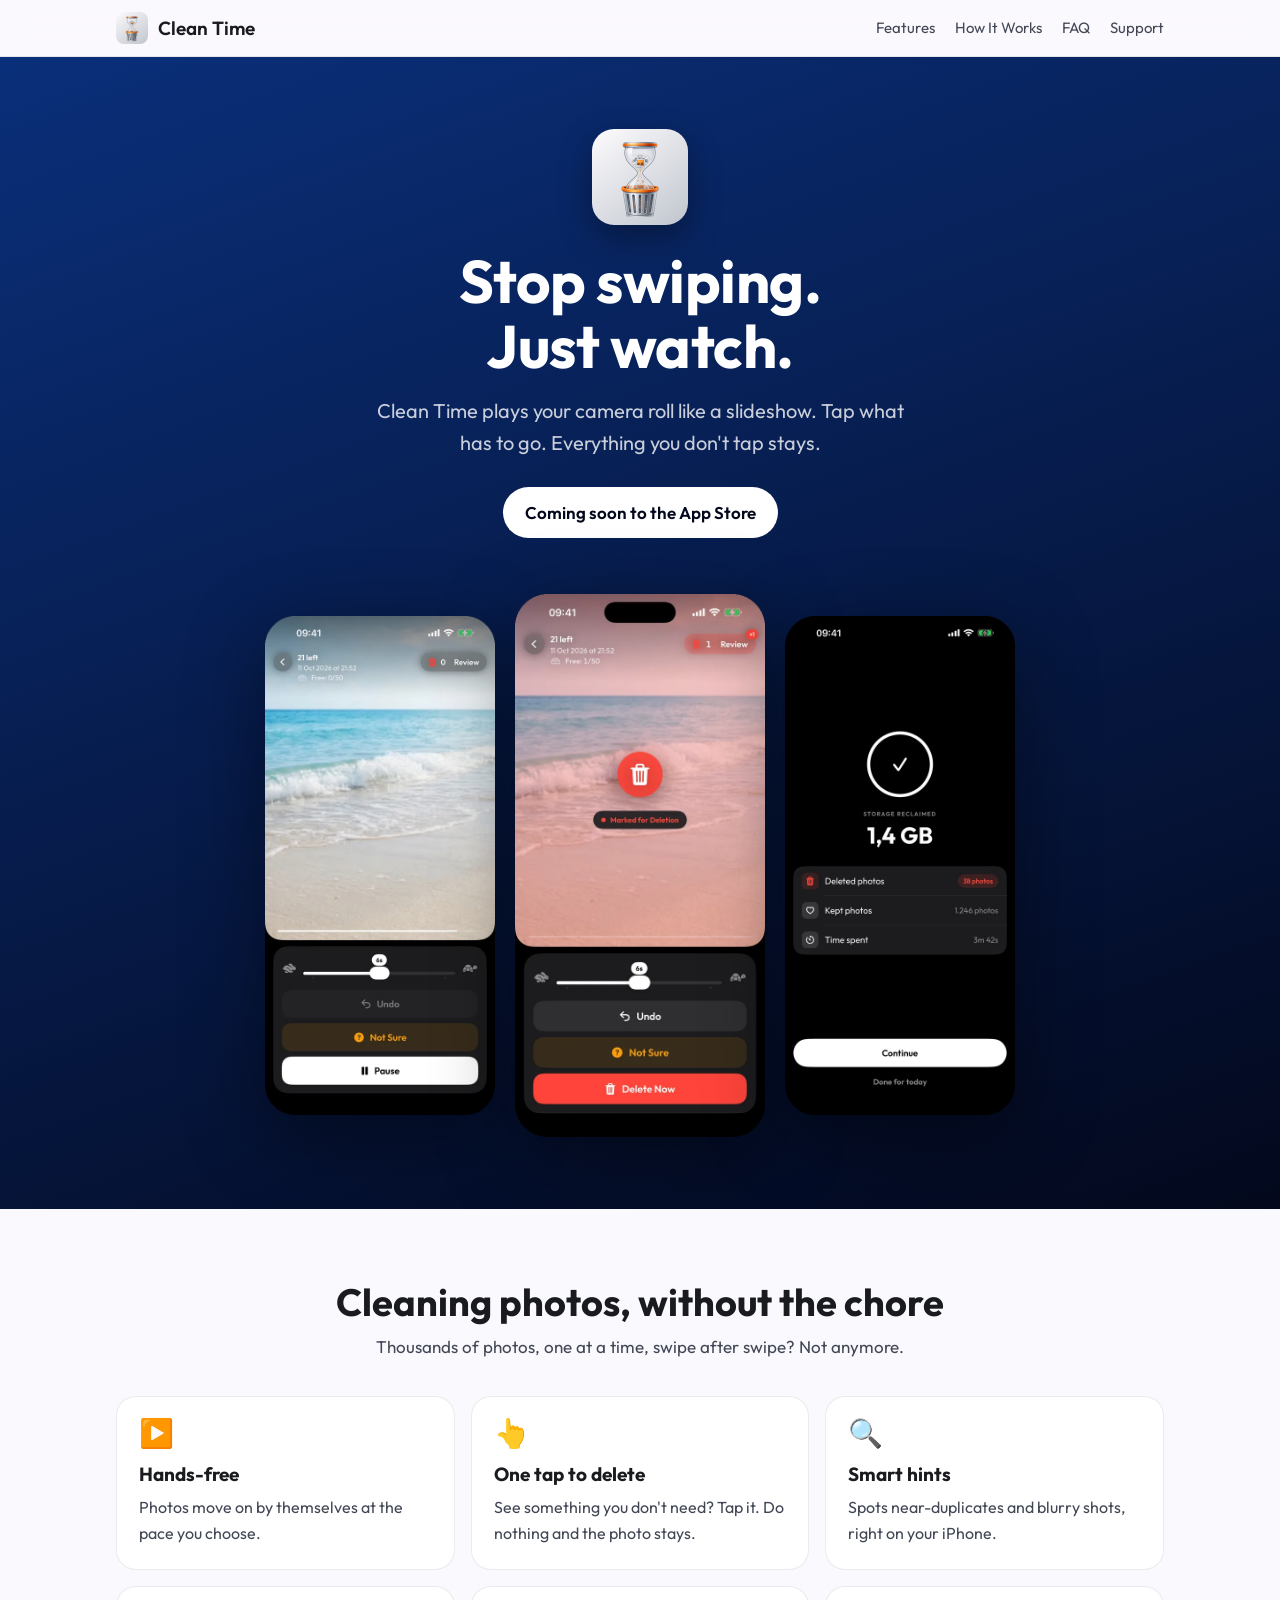
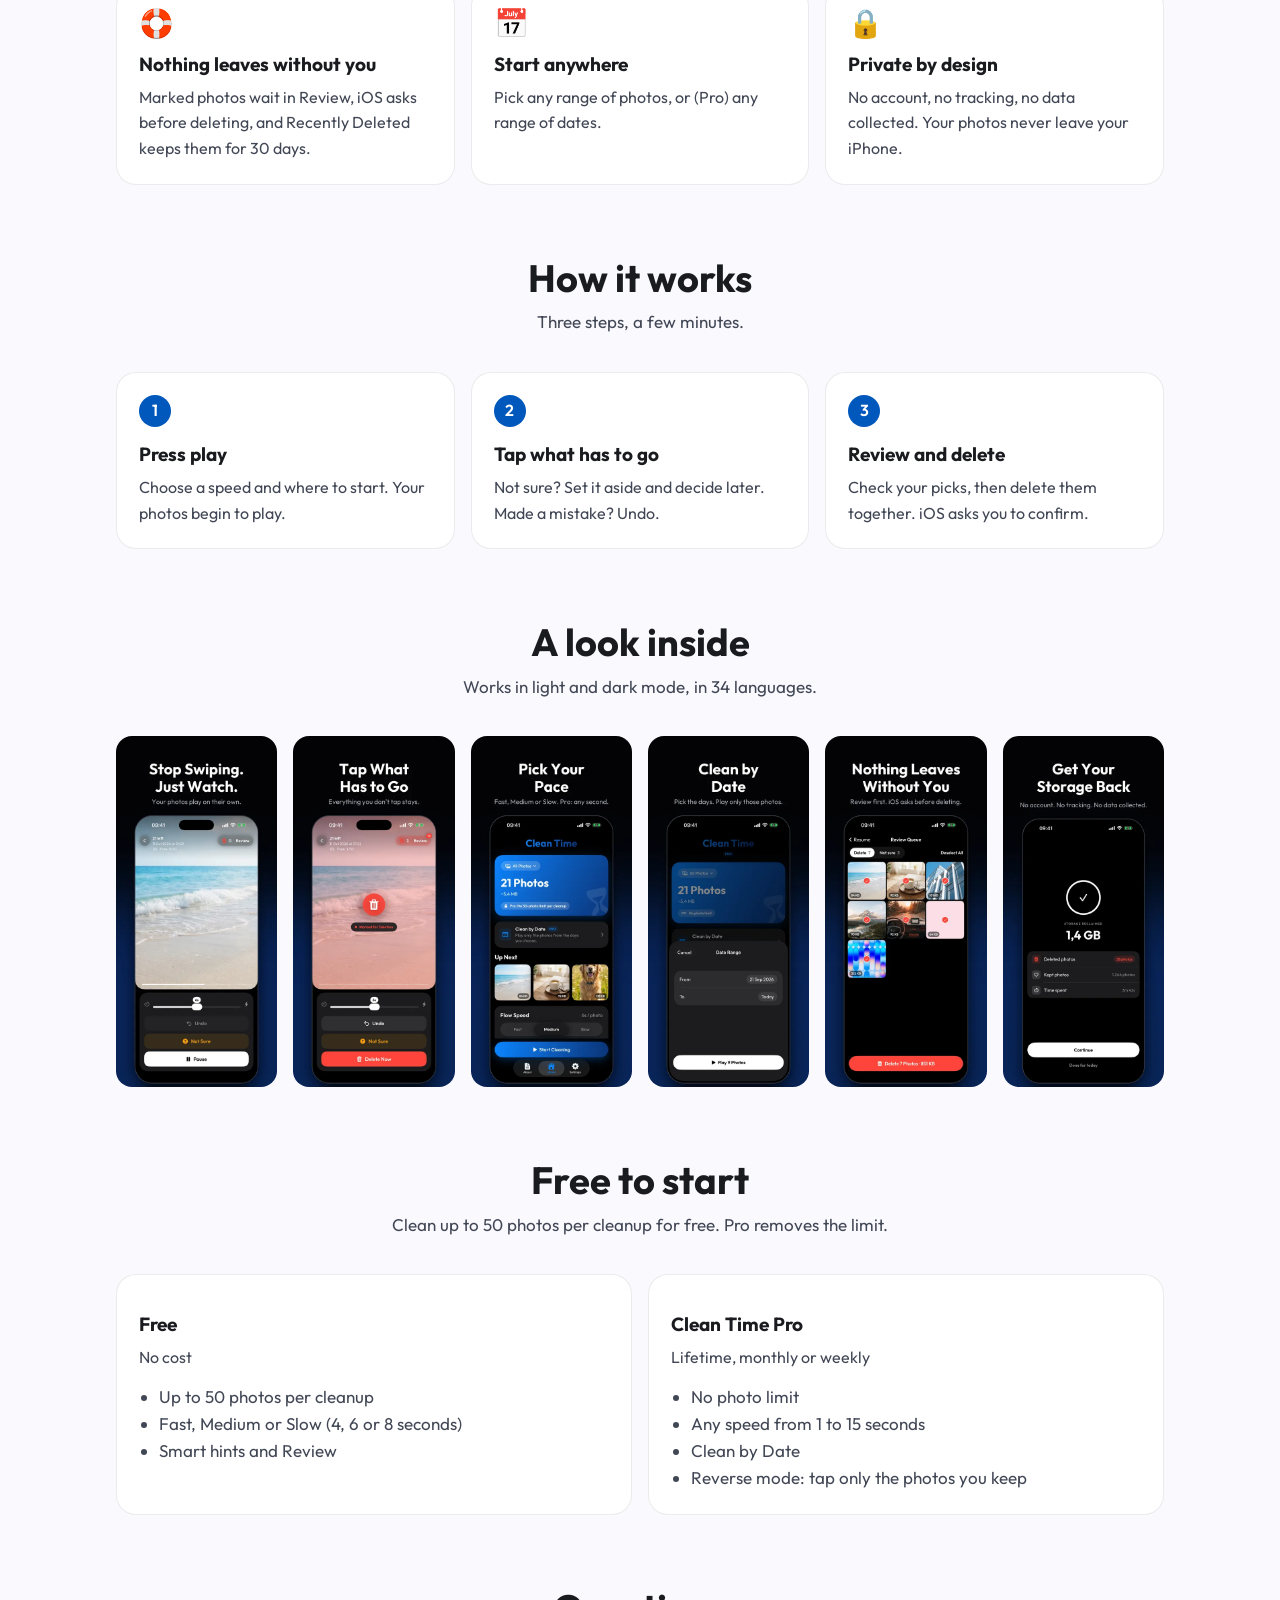
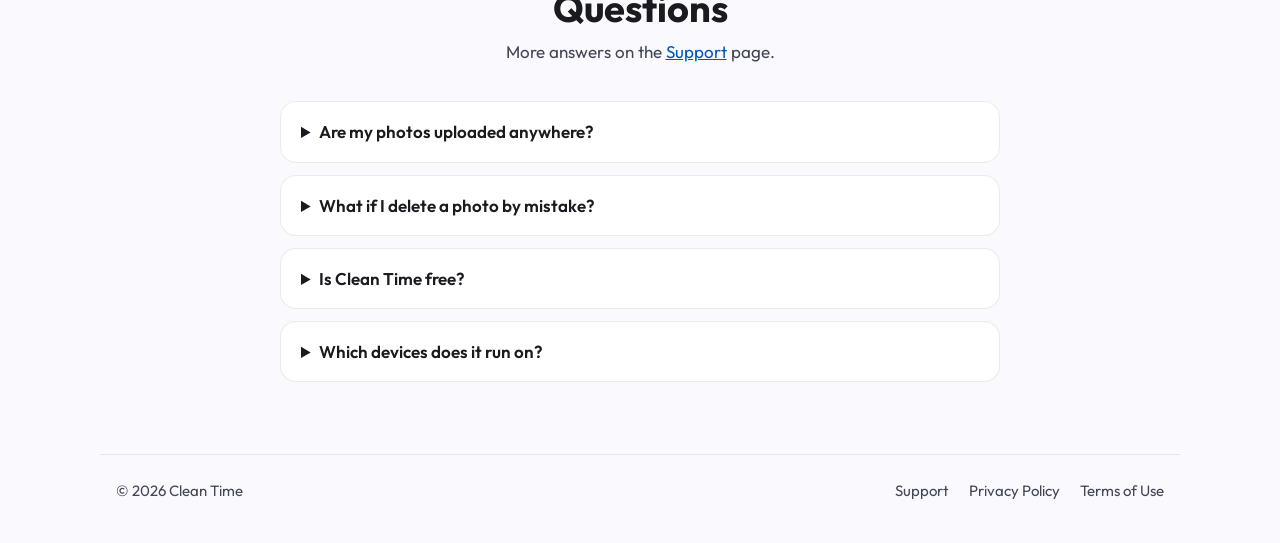
<file: index.html>
<!doctype html>
<html lang="en">
<head>
  <meta charset="utf-8">
  <meta name="viewport" content="width=device-width, initial-scale=1">
  <title>Clean Time: Photo Cleaner for iPhone</title>
  <meta name="description" content="Clean Time plays your camera roll like a slideshow. Tap only what has to go; everything else stays. No swiping, no account, no tracking.">
  <link rel="icon" href="icon.png">
  <link rel="apple-touch-icon" href="icon.png">
  <link rel="preconnect" href="https://fonts.googleapis.com">
  <link href="https://fonts.googleapis.com/css2?family=Outfit:wght@400;600;700&display=swap" rel="stylesheet">
  <link rel="stylesheet" href="style.css">
</head>
<body>
<header class="topbar">
  <div class="inner">
    <a class="brand" href="index.html"><img src="icon.png" alt="">Clean Time</a>
    <nav>
      <a class="optional" href="#features">Features</a>
      <a class="optional" href="#how">How It Works</a>
      <a href="#faq">FAQ</a>
      <a href="support.html">Support</a>
    </nav>
  </div>
</header>

<div class="hero">
  <img class="icon" src="icon.png" alt="Clean Time app icon">
  <h1>Stop swiping.<br>Just watch.</h1>
  <p>Clean Time plays your camera roll like a slideshow. Tap what has to go. Everything you don't tap stays.</p>
  <!-- Swap for Apple's official "Download on the App Store" badge and the app's link once it is live. -->
  <span class="store-pill">Coming soon to the App Store</span>
  <div class="phones">
    <img src="app-player.webp" alt="Photos playing on their own in Clean Time">
    <img src="app-delete.webp" alt="A photo marked for deletion with one tap">
    <img src="app-summary.webp" alt="Storage reclaimed after a cleanup">
  </div>
</div>

<section id="features">
  <h2>Cleaning photos, without the chore</h2>
  <p class="lead">Thousands of photos, one at a time, swipe after swipe? Not anymore.</p>
  <div class="grid three">
    <div class="tile"><div class="emoji">▶️</div><h3>Hands-free</h3><p>Photos move on by themselves at the pace you choose.</p></div>
    <div class="tile"><div class="emoji">👆</div><h3>One tap to delete</h3><p>See something you don't need? Tap it. Do nothing and the photo stays.</p></div>
    <div class="tile"><div class="emoji">🔍</div><h3>Smart hints</h3><p>Spots near-duplicates and blurry shots, right on your iPhone.</p></div>
    <div class="tile"><div class="emoji">🛟</div><h3>Nothing leaves without you</h3><p>Marked photos wait in Review, iOS asks before deleting, and Recently Deleted keeps them for 30 days.</p></div>
    <div class="tile"><div class="emoji">📅</div><h3>Start anywhere</h3><p>Pick any range of photos, or (Pro) any range of dates.</p></div>
    <div class="tile"><div class="emoji">🔒</div><h3>Private by design</h3><p>No account, no tracking, no data collected. Your photos never leave your iPhone.</p></div>
  </div>
</section>

<section id="how">
  <h2>How it works</h2>
  <p class="lead">Three steps, a few minutes.</p>
  <div class="grid">
    <div class="tile"><span class="step-number">1</span><h3>Press play</h3><p>Choose a speed and where to start. Your photos begin to play.</p></div>
    <div class="tile"><span class="step-number">2</span><h3>Tap what has to go</h3><p>Not sure? Set it aside and decide later. Made a mistake? Undo.</p></div>
    <div class="tile"><span class="step-number">3</span><h3>Review and delete</h3><p>Check your picks, then delete them together. iOS asks you to confirm.</p></div>
  </div>
</section>

<section id="screens">
  <h2>A look inside</h2>
  <p class="lead">Works in light and dark mode, in 34 languages.</p>
  <div class="gallery">
    <img src="player.webp" alt="Photos playing on their own" loading="lazy">
    <img src="player-delete.webp" alt="Tap to mark a photo for deletion" loading="lazy">
    <img src="home.webp" alt="Home screen with the speed setting" loading="lazy">
    <img src="date-range.webp" alt="Clean by date" loading="lazy">
    <img src="review.webp" alt="Review before deleting" loading="lazy">
    <img src="summary.webp" alt="Storage reclaimed" loading="lazy">
  </div>
</section>

<section id="pricing">
  <h2>Free to start</h2>
  <p class="lead">Clean up to 50 photos per cleanup for free. Pro removes the limit.</p>
  <div class="plans">
    <div class="tile">
      <h3>Free</h3>
      <p class="price">No cost</p>
      <ul>
        <li>Up to 50 photos per cleanup</li>
        <li>Fast, Medium or Slow (4, 6 or 8 seconds)</li>
        <li>Smart hints and Review</li>
      </ul>
    </div>
    <div class="tile">
      <h3>Clean Time Pro</h3>
      <p class="price">Lifetime, monthly or weekly</p>
      <ul>
        <li>No photo limit</li>
        <li>Any speed from 1 to 15 seconds</li>
        <li>Clean by Date</li>
        <li>Reverse mode: tap only the photos you keep</li>
      </ul>
    </div>
  </div>
</section>

<section id="faq">
  <h2>Questions</h2>
  <p class="lead">More answers on the <a href="support.html">Support</a> page.</p>
  <div class="faq">
    <details>
      <summary>Are my photos uploaded anywhere?</summary>
      <p>No. Clean Time works entirely on your iPhone. There is no account, no server and no tracking. See the <a href="privacy.html">Privacy Policy</a>.</p>
    </details>
    <details>
      <summary>What if I delete a photo by mistake?</summary>
      <p>Open the Photos app › Albums › Recently Deleted. iOS keeps deleted photos there for 30 days.</p>
    </details>
    <details>
      <summary>Is Clean Time free?</summary>
      <p>Yes, up to 50 photos per cleanup. Clean Time Pro removes the limit and adds any speed, Clean by Date and Reverse mode. Pay once for Lifetime, or go weekly or monthly.</p>
    </details>
    <details>
      <summary>Which devices does it run on?</summary>
      <p>iPhone with iOS 18 or later.</p>
    </details>
  </div>
</section>

<footer class="site">
  <span>© 2026 Clean Time</span>
  <nav>
    <a href="support.html">Support</a>
    <a href="privacy.html">Privacy Policy</a>
    <a href="terms.html">Terms of Use</a>
  </nav>
</footer>
</body>
</html>
</file>
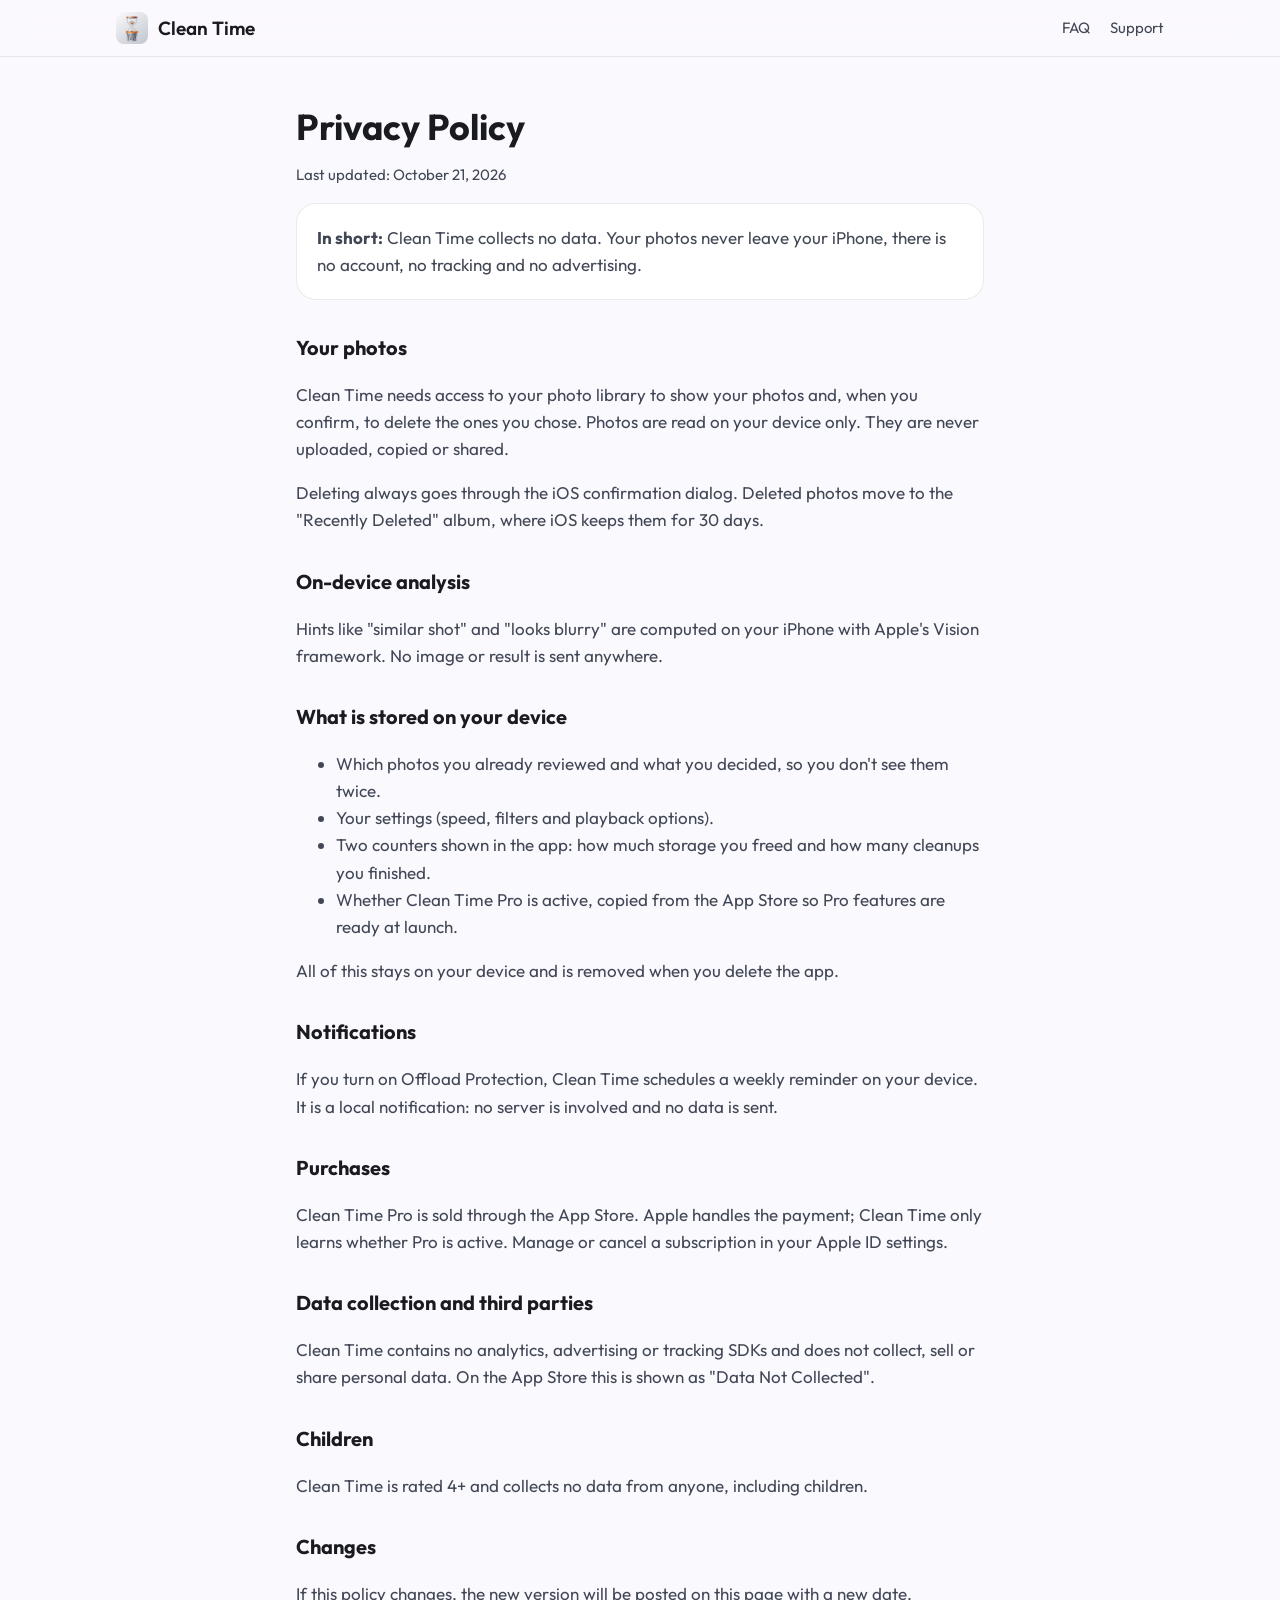
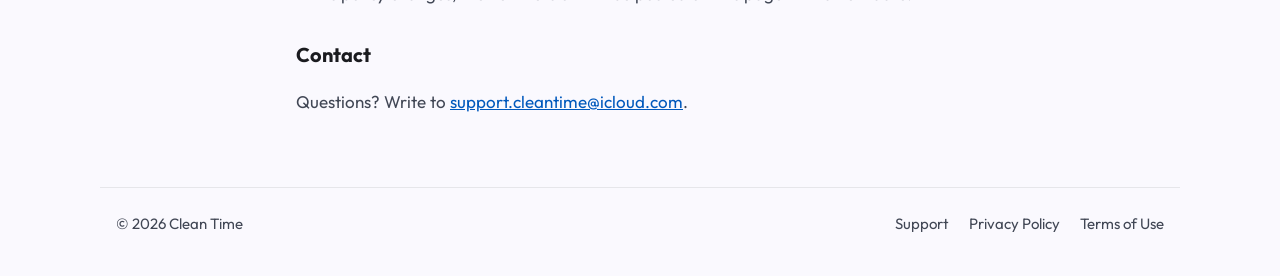
<file: privacy.html>
<!doctype html>
<html lang="en">
<head>
  <meta charset="utf-8">
  <meta name="viewport" content="width=device-width, initial-scale=1">
  <title>Clean Time · Privacy Policy</title>
  <link rel="icon" href="icon.png">
  <link rel="preconnect" href="https://fonts.googleapis.com">
  <link href="https://fonts.googleapis.com/css2?family=Outfit:wght@400;600;700&display=swap" rel="stylesheet">
  <link rel="stylesheet" href="style.css">
</head>
<body>
<header class="topbar">
  <div class="inner">
    <a class="brand" href="index.html"><img src="icon.png" alt="">Clean Time</a>
    <nav>
      <a href="index.html#faq">FAQ</a>
      <a href="support.html">Support</a>
    </nav>
  </div>
</header>
<main class="page">
  <h1>Privacy Policy</h1>
  <p class="updated">Last updated: October 21, 2026</p>

  <div class="card">
    <p><strong>In short:</strong> Clean Time collects no data. Your photos never leave your iPhone,
    there is no account, no tracking and no advertising.</p>
  </div>

  <h2>Your photos</h2>
  <p>Clean Time needs access to your photo library to show your photos and, when you confirm,
  to delete the ones you chose. Photos are read on your device only. They are never uploaded,
  copied or shared.</p>
  <p>Deleting always goes through the iOS confirmation dialog. Deleted photos move to the
  "Recently Deleted" album, where iOS keeps them for 30 days.</p>

  <h2>On-device analysis</h2>
  <p>Hints like "similar shot" and "looks blurry" are computed on your iPhone with Apple's Vision
  framework. No image or result is sent anywhere.</p>

  <h2>What is stored on your device</h2>
  <ul>
    <li>Which photos you already reviewed and what you decided, so you don't see them twice.</li>
    <li>Your settings (speed, filters and playback options).</li>
    <li>Two counters shown in the app: how much storage you freed and how many cleanups you finished.</li>
    <li>Whether Clean Time Pro is active, copied from the App Store so Pro features are ready at launch.</li>
  </ul>
  <p>All of this stays on your device and is removed when you delete the app.</p>

  <h2>Notifications</h2>
  <p>If you turn on Offload Protection, Clean Time schedules a weekly reminder on your device.
  It is a local notification: no server is involved and no data is sent.</p>

  <h2>Purchases</h2>
  <p>Clean Time Pro is sold through the App Store. Apple handles the payment; Clean Time only
  learns whether Pro is active. Manage or cancel a subscription in your Apple ID settings.</p>

  <h2>Data collection and third parties</h2>
  <p>Clean Time contains no analytics, advertising or tracking SDKs and does not collect,
  sell or share personal data. On the App Store this is shown as "Data Not Collected".</p>

  <h2>Children</h2>
  <p>Clean Time is rated 4+ and collects no data from anyone, including children.</p>

  <h2>Changes</h2>
  <p>If this policy changes, the new version will be posted on this page with a new date.</p>

  <h2>Contact</h2>
  <p>Questions? Write to <a href="mailto:support.cleantime@icloud.com">support.cleantime@icloud.com</a>.</p>

</main>
<footer class="site">
  <span>© 2026 Clean Time</span>
  <nav>
    <a href="support.html">Support</a>
    <a href="privacy.html">Privacy Policy</a>
    <a href="terms.html">Terms of Use</a>
  </nav>
</footer>
</body>
</html>
</file>
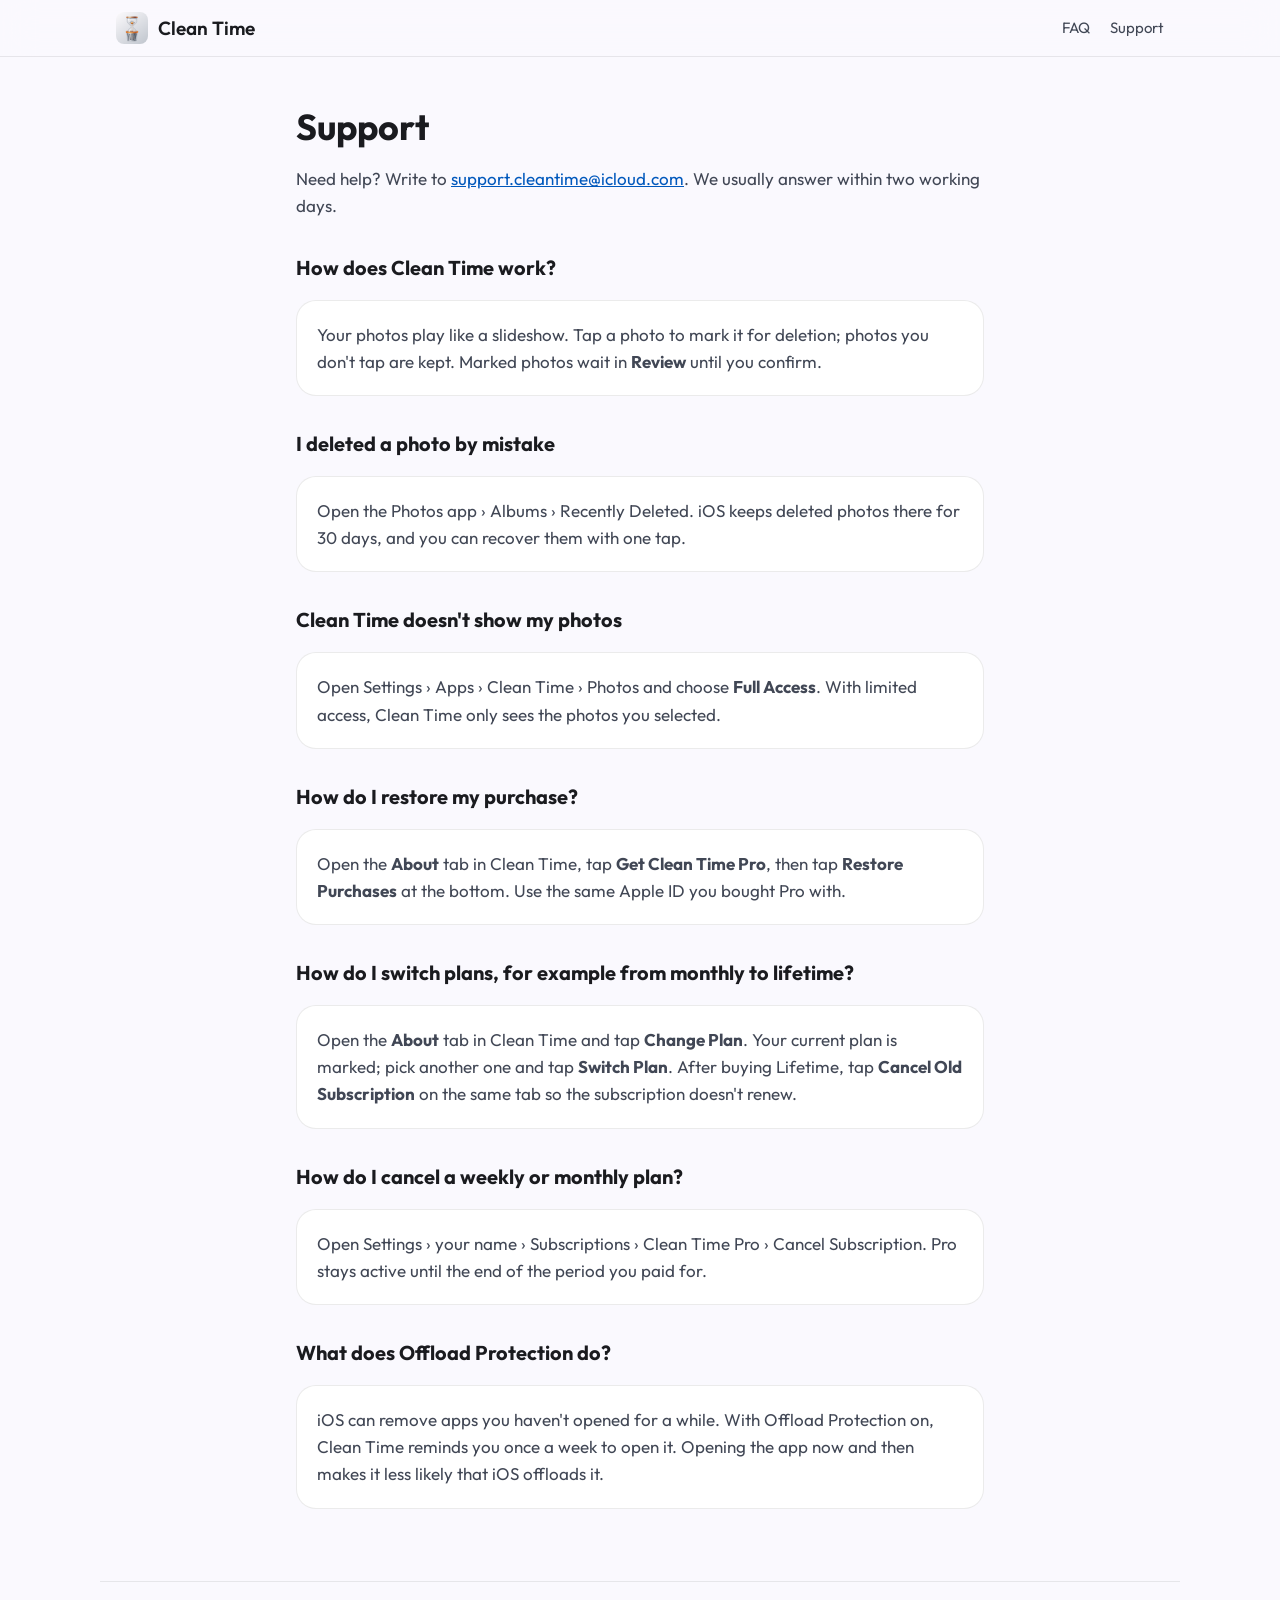
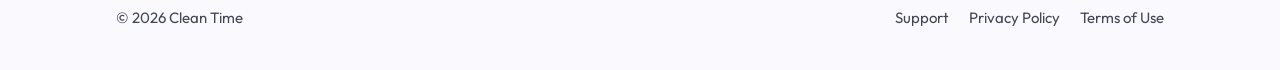
<file: support.html>
<!doctype html>
<html lang="en">
<head>
  <meta charset="utf-8">
  <meta name="viewport" content="width=device-width, initial-scale=1">
  <title>Clean Time · Support</title>
  <link rel="icon" href="icon.png">
  <link rel="preconnect" href="https://fonts.googleapis.com">
  <link href="https://fonts.googleapis.com/css2?family=Outfit:wght@400;600;700&display=swap" rel="stylesheet">
  <link rel="stylesheet" href="style.css">
</head>
<body>
<header class="topbar">
  <div class="inner">
    <a class="brand" href="index.html"><img src="icon.png" alt="">Clean Time</a>
    <nav>
      <a href="index.html#faq">FAQ</a>
      <a href="support.html">Support</a>
    </nav>
  </div>
</header>
<main class="page">
  <h1>Support</h1>
  <p>Need help? Write to <a href="mailto:support.cleantime@icloud.com">support.cleantime@icloud.com</a>. We usually answer within two working days.</p>

  <h2>How does Clean Time work?</h2>
  <div class="card">
    <p>Your photos play like a slideshow. Tap a photo to mark it for deletion; photos you don't
    tap are kept. Marked photos wait in <strong>Review</strong> until you confirm.</p>
  </div>

  <h2>I deleted a photo by mistake</h2>
  <div class="card">
    <p>Open the Photos app › Albums › Recently Deleted. iOS keeps deleted photos there for 30 days,
    and you can recover them with one tap.</p>
  </div>

  <h2>Clean Time doesn't show my photos</h2>
  <div class="card">
    <p>Open Settings › Apps › Clean Time › Photos and choose <strong>Full Access</strong>.
    With limited access, Clean Time only sees the photos you selected.</p>
  </div>

  <h2>How do I restore my purchase?</h2>
  <div class="card">
    <p>Open the <strong>About</strong> tab in Clean Time, tap <strong>Get Clean Time Pro</strong>, then tap
    <strong>Restore Purchases</strong> at the bottom. Use the same Apple ID you bought Pro with.</p>
  </div>

  <h2>How do I switch plans, for example from monthly to lifetime?</h2>
  <div class="card">
    <p>Open the <strong>About</strong> tab in Clean Time and tap <strong>Change Plan</strong>. Your current
    plan is marked; pick another one and tap <strong>Switch Plan</strong>. After buying Lifetime, tap
    <strong>Cancel Old Subscription</strong> on the same tab so the subscription doesn't renew.</p>
  </div>

  <h2>How do I cancel a weekly or monthly plan?</h2>
  <div class="card">
    <p>Open Settings › your name › Subscriptions › Clean Time Pro › Cancel Subscription.
    Pro stays active until the end of the period you paid for.</p>
  </div>

  <h2>What does Offload Protection do?</h2>
  <div class="card">
    <p>iOS can remove apps you haven't opened for a while. With Offload Protection on, Clean Time
    reminds you once a week to open it. Opening the app now and then makes it less likely that iOS
    offloads it.</p>
  </div>

</main>
<footer class="site">
  <span>© 2026 Clean Time</span>
  <nav>
    <a href="support.html">Support</a>
    <a href="privacy.html">Privacy Policy</a>
    <a href="terms.html">Terms of Use</a>
  </nav>
</footer>
</body>
</html>
</file>
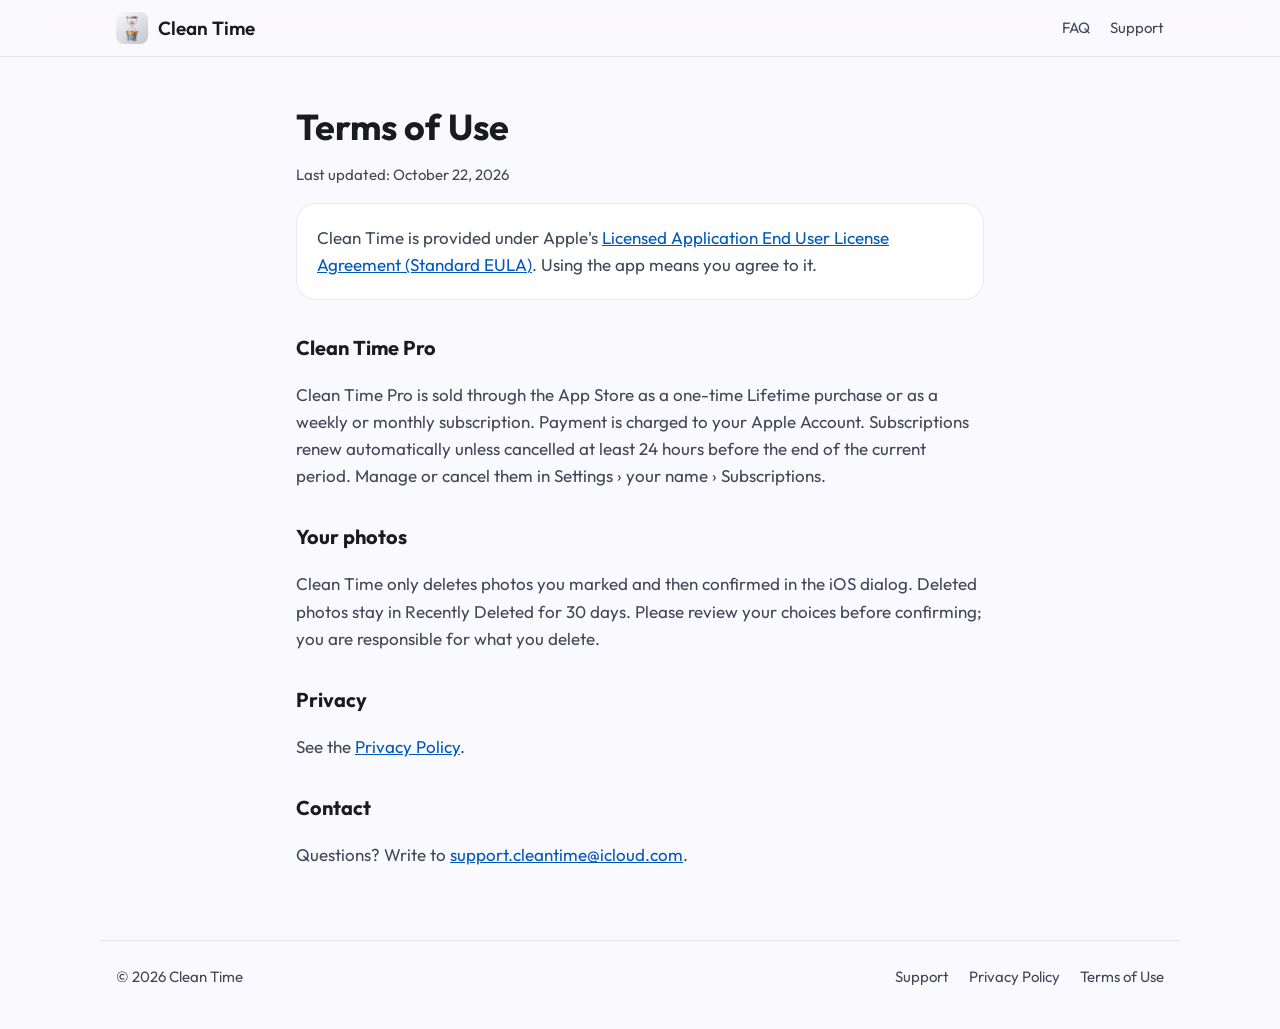
<file: terms.html>
<!doctype html>
<html lang="en">
<head>
  <meta charset="utf-8">
  <meta name="viewport" content="width=device-width, initial-scale=1">
  <title>Clean Time · Terms of Use</title>
  <link rel="icon" href="icon.png">
  <link rel="preconnect" href="https://fonts.googleapis.com">
  <link href="https://fonts.googleapis.com/css2?family=Outfit:wght@400;600;700&display=swap" rel="stylesheet">
  <link rel="stylesheet" href="style.css">
</head>
<body>
<header class="topbar">
  <div class="inner">
    <a class="brand" href="index.html"><img src="icon.png" alt="">Clean Time</a>
    <nav>
      <a href="index.html#faq">FAQ</a>
      <a href="support.html">Support</a>
    </nav>
  </div>
</header>
<main class="page">
  <h1>Terms of Use</h1>
  <p class="updated">Last updated: October 22, 2026</p>

  <div class="card">
    <p>Clean Time is provided under Apple's
    <a href="https://www.apple.com/legal/internet-services/itunes/dev/stdeula/">Licensed Application End User License Agreement (Standard EULA)</a>.
    Using the app means you agree to it.</p>
  </div>

  <h2>Clean Time Pro</h2>
  <p>Clean Time Pro is sold through the App Store as a one-time Lifetime purchase or as a weekly or
  monthly subscription. Payment is charged to your Apple Account. Subscriptions renew automatically
  unless cancelled at least 24 hours before the end of the current period. Manage or cancel them in
  Settings › your name › Subscriptions.</p>

  <h2>Your photos</h2>
  <p>Clean Time only deletes photos you marked and then confirmed in the iOS dialog. Deleted photos
  stay in Recently Deleted for 30 days. Please review your choices before confirming; you are
  responsible for what you delete.</p>

  <h2>Privacy</h2>
  <p>See the <a href="privacy.html">Privacy Policy</a>.</p>

  <h2>Contact</h2>
  <p>Questions? Write to <a href="mailto:support.cleantime@icloud.com">support.cleantime@icloud.com</a>.</p>
</main>
<footer class="site">
  <span>© 2026 Clean Time</span>
  <nav>
    <a href="support.html">Support</a>
    <a href="privacy.html">Privacy Policy</a>
    <a href="terms.html">Terms of Use</a>
  </nav>
</footer>
</body>
</html>
</file>
<file: style.css>
/* Clean Time website. Same colors as the app; follows the system light/dark setting. */
:root {
  --canvas: #FAF9FE;
  --card: #FFFFFF;
  --text: #1A1B1F;
  --secondary: #414755;
  --accent: #0058BC;
  --hairline: rgba(0, 0, 0, 0.08);
  --hero-from: #0A2F7A;
  --hero-to: #03081C;
}
@media (prefers-color-scheme: dark) {
  :root {
    --canvas: #000000;
    --card: #1C1C1E;
    --text: #F2F2F7;
    --secondary: #8E8E93;
    --accent: #0A84FF;
    --hairline: rgba(255, 255, 255, 0.12);
  }
}
* { box-sizing: border-box; }
html { scroll-behavior: smooth; }
body {
  margin: 0;
  background: var(--canvas);
  color: var(--text);
  font: 17px/1.6 "Outfit", -apple-system, BlinkMacSystemFont, "Segoe UI", sans-serif;
}
a { color: var(--accent); }
img { max-width: 100%; display: block; }

/* Top bar */
.topbar {
  position: sticky; top: 0; z-index: 10;
  background: color-mix(in srgb, var(--canvas) 82%, transparent);
  backdrop-filter: saturate(180%) blur(16px);
  -webkit-backdrop-filter: saturate(180%) blur(16px);
  border-bottom: 0.5px solid var(--hairline);
}
.topbar .inner {
  max-width: 1080px; margin: 0 auto; padding: 12px 16px;
  display: flex; align-items: center; gap: 24px;
}
.brand { display: flex; align-items: center; gap: 10px; color: var(--text); text-decoration: none; font-weight: 600; font-size: 19px; }
.brand img { width: 32px; height: 32px; border-radius: 8px; }
.topbar nav { display: flex; gap: 20px; margin-left: auto; }
.topbar nav a { color: var(--secondary); text-decoration: none; font-size: 15px; }
.topbar nav a:hover { color: var(--text); }
@media (max-width: 640px) { .topbar nav .optional { display: none; } }

/* Home: hero */
.hero {
  background: linear-gradient(160deg, var(--hero-from), var(--hero-to));
  color: #fff; text-align: center;
  padding: 72px 16px 0; overflow: hidden;
}
.hero .icon { width: 96px; height: 96px; border-radius: 22px; margin: 0 auto 24px; box-shadow: 0 12px 32px rgba(0, 0, 0, 0.35); }
.hero h1 { font-size: clamp(36px, 7vw, 60px); line-height: 1.08; margin: 0 auto 16px; max-width: 760px; letter-spacing: -0.5px; }
.hero p { color: rgba(255, 255, 255, 0.78); font-size: 20px; max-width: 560px; margin: 0 auto 28px; }
.store-pill {
  display: inline-block; padding: 12px 22px; border-radius: 999px;
  background: #fff; color: #03081C; font-weight: 600; text-decoration: none;
}
.hero .phones { display: flex; justify-content: center; gap: 20px; margin-top: 56px; }
.hero .phones { align-items: center; padding-bottom: 72px; }
.hero .phones img { width: 230px; filter: drop-shadow(0 20px 40px rgba(0, 0, 0, 0.45)); }
.hero .phones img:nth-child(2) { width: 250px; }
@media (max-width: 760px) {
  .hero .phones { gap: 10px; }
  .hero .phones img, .hero .phones img:nth-child(2) { width: 31%; }
}

/* Home: sections */
section { max-width: 1080px; margin: 0 auto; padding: 72px 16px 0; }
section > h2 { font-size: clamp(28px, 4.5vw, 38px); line-height: 1.15; margin: 0 0 8px; text-align: center; }
section > .lead { color: var(--secondary); text-align: center; max-width: 600px; margin: 0 auto 36px; }
.grid { display: grid; gap: 16px; grid-template-columns: repeat(auto-fit, minmax(240px, 1fr)); }
.grid.three { grid-template-columns: repeat(3, 1fr); }
@media (max-width: 860px) { .grid.three { grid-template-columns: repeat(2, 1fr); } }
@media (max-width: 560px) { .grid.three { grid-template-columns: 1fr; } }
.tile { background: var(--card); border: 0.5px solid var(--hairline); border-radius: 20px; padding: 22px; }
.tile .emoji { font-size: 28px; line-height: 1; }
.tile h3 { font-size: 19px; margin: 12px 0 6px; }
.tile p { color: var(--secondary); margin: 0; font-size: 16px; }
.step-number {
  display: inline-grid; place-items: center; width: 32px; height: 32px; border-radius: 50%;
  background: var(--accent); color: #fff; font-weight: 600; font-size: 16px;
}
.gallery { display: grid; gap: 16px; grid-template-columns: repeat(6, 1fr); }
.gallery img { width: 100%; border-radius: 16px; }
@media (max-width: 860px) {
  .gallery { display: flex; overflow-x: auto; scroll-snap-type: x mandatory; padding-bottom: 8px; }
  .gallery img { width: 200px; flex: none; scroll-snap-align: start; }
}
.plans { display: grid; gap: 16px; grid-template-columns: repeat(auto-fit, minmax(260px, 1fr)); }
.plans ul { margin: 12px 0 0; padding-left: 20px; }
.plans li { color: var(--secondary); }
.price { font-size: 15px; color: var(--secondary); }
details { background: var(--card); border: 0.5px solid var(--hairline); border-radius: 16px; padding: 16px 20px; margin-bottom: 12px; }
details summary { cursor: pointer; font-weight: 600; }
details p { color: var(--secondary); margin: 10px 0 0; }
.faq { max-width: 720px; margin: 0 auto; }

/* Text pages (privacy, support, terms) */
main.page { max-width: 720px; margin: 0 auto; padding: 48px 16px 0; }
main.page h1 { font-size: 36px; line-height: 1.2; margin: 0 0 8px; }
main.page h2 { font-size: 20px; margin: 32px 0 8px; }
main.page p, main.page li { color: var(--secondary); }
.updated { font-size: 15px; }
.card { background: var(--card); border: 0.5px solid var(--hairline); border-radius: 20px; padding: 20px; margin: 16px 0; }
.card p:first-child { margin-top: 0; }
.card p:last-child { margin-bottom: 0; }

/* Footer */
footer.site {
  max-width: 1080px; margin: 72px auto 0; padding: 24px 16px 40px;
  border-top: 0.5px solid var(--hairline);
  display: flex; flex-wrap: wrap; gap: 12px 24px; align-items: center;
  font-size: 15px; color: var(--secondary);
}
footer.site nav { display: flex; flex-wrap: wrap; gap: 8px 20px; margin-left: auto; }
footer.site a { color: var(--secondary); text-decoration: none; }
footer.site a:hover { color: var(--text); }
</file>
